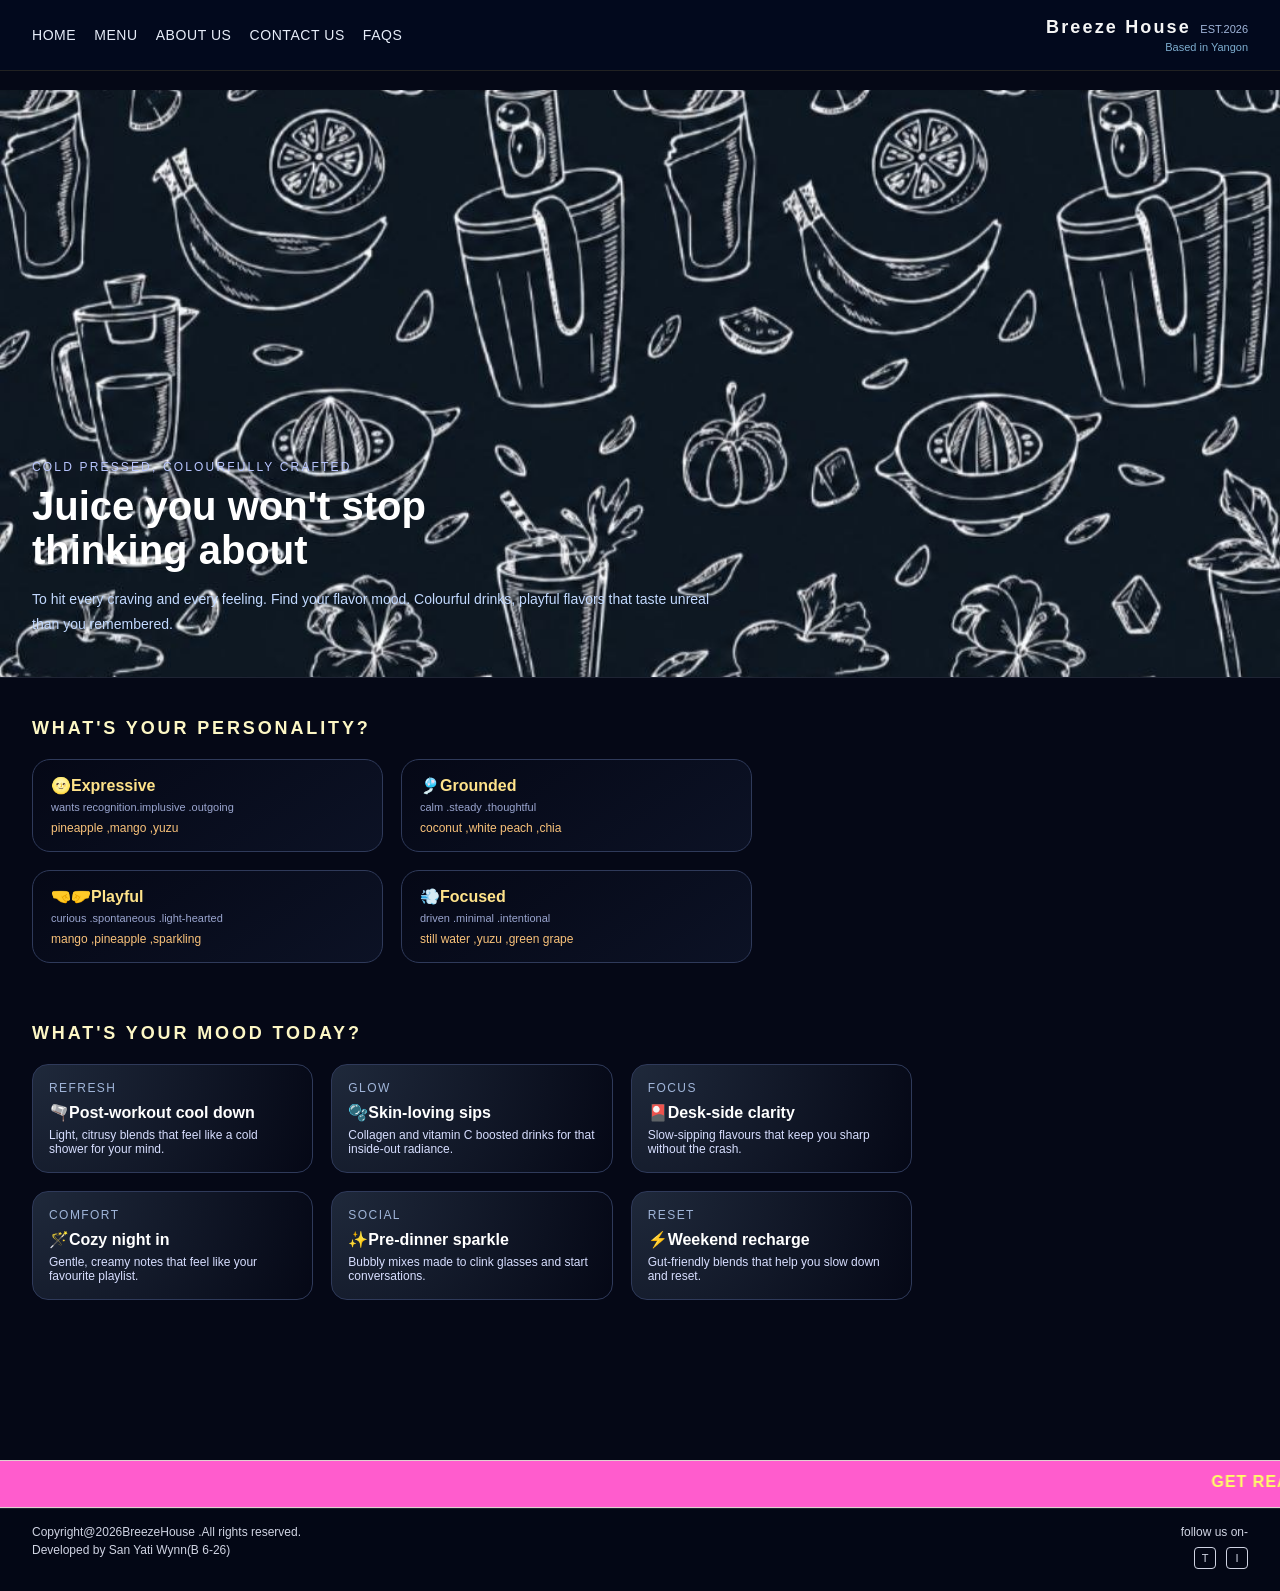
<file: index.html>
<!DOCTYPE html>
<html lang="en">
<head>
  <meta charset="UTF-8">
  <title>Breeze House – Home</title>
  <meta name="viewport" content="width=device-width, initial-scale=1.0">
  <link rel="stylesheet" href="style.css">
</head>
<body>
  <div class="site-wrapper">
    <!-- SECTION: Header -->
    <header class="site-header">
      <nav class="nav-left">
        <a href="index.html">Home</a>
        <a href="menu.html">Menu</a>
        <a href="about.html">About Us</a>
        <a href="Contact us.html">Contact Us</a>
        <a href="faqs.html">FAQs</a>
      </nav>
      <div class="brand-block">
        <div>
          <span class="brand-name">Breeze House</span>
          <span class="brand-meta">EST.2026</span>
        </div>
        <div class="brand-location">Based in Yangon</div>
      </div>
    </header>

    <main class="page-content"> <!--it can only add 1 in 1 pg,use for dominant pary of body-->
      <!-- SECTION: Home Hero -->
      <section class="home-hero"> <!--when content inside has a heading according to content ,and want stand alone as  achapter or block of content.!-->

  

  <img src="Photo/backgroundggg.jpg"
       alt=""
       class="home-background">

  <div class="home-hero-inner">

    <p class="home-tagline">
      COLD PRESSED, COLOURFULLY CRAFTED
    </p>

    <h1 class="home-title">
      Juice you won't stop<br>
      thinking about
    </h1>

    <p class="home-description">
      To hit every craving and every feeling.
      Find your flavor mood. Colourful drinks,
      playful flavors that taste unreal than you remembered.
    </p>

  </div>

</section>
 <!-- SECTION: What's your personality? -->
      <section class="personality-section">
        <h2 class="section-heading">What's your personality?</h2>
        <div class="personality-grid">
          <article class="personality-card">
            <h3 class="personality-title">🌝Expressive</h3>
            <p class="personality-small">wants recognition.implusive .outgoing</p>
            <p class="personality-flavors">pineapple ,mango ,yuzu</p>
          </article>

          <article class="personality-card"><!-- not same as section,use in most of e-commerce,if you took the content inside that,and palce it on  different site,it would retain its meaning.-->
            <h3 class="personality-title">🎐Grounded</h3>
            <p class="personality-small">calm .steady .thoughtful</p>
            <p class="personality-flavors">coconut ,white peach ,chia</p>
          </article>

          <article class="personality-card">
            <h3 class="personality-title">🤜🤛Playful</h3>
            <p class="personality-small">curious .spontaneous .light-hearted</p>
            <p class="personality-flavors">mango ,pineapple ,sparkling</p>
          </article>

          <article class="personality-card">
            <h3 class="personality-title">💨Focused</h3>
            <p class="personality-small">driven .minimal .intentional</p>
            <p class="personality-flavors">still water ,yuzu ,green grape</p>
          </article>
        </div>
      </section>

      <!-- SECTION: What's your mood today? -->
      <section class="mood-section">
        <h2 class="section-heading">What's your mood today?</h2>
        <div class="mood-grid">
          <article class="mood-card">
            <div class="mood-label">refresh</div>
            <h3 class="mood-title">🫗Post-workout cool down</h3>
            <p class="mood-note">
              Light, citrusy blends that feel like a cold shower for your mind.
            </p>
          </article>

          <article class="mood-card">
            <div class="mood-label">glow</div>
            <h3 class="mood-title">🫧Skin-loving sips</h3>
            <p class="mood-note">
              Collagen and vitamin C boosted drinks for that inside-out radiance.
            </p>
          </article>

          <article class="mood-card">
            <div class="mood-label">focus</div>
            <h3 class="mood-title">🎴Desk-side clarity</h3>
            <p class="mood-note">
              Slow-sipping flavours that keep you sharp without the crash.
            </p>
          </article>

          <article class="mood-card">
            <div class="mood-label">comfort</div>
            <h3 class="mood-title">🪄Cozy night in</h3>
            <p class="mood-note">
              Gentle, creamy notes that feel like your favourite playlist.
            </p>
          </article>

          <article class="mood-card">
            <div class="mood-label">social</div>
            <h3 class="mood-title">✨Pre-dinner sparkle</h3>
            <p class="mood-note">
              Bubbly mixes made to clink glasses and start conversations.
            </p>
          </article>

          <article class="mood-card">
            <div class="mood-label">reset</div>
            <h3 class="mood-title">⚡Weekend recharge</h3>
            <p class="mood-note">
              Gut-friendly blends that help you slow down and reset.
            </p>
          </article>
        </div>
      </section>
    </main>

    <!-- SECTION: Marquee -->
    <div class="marquee-strip">
  <marquee behavior="scroll" direction="left" scrollamount="5">
    Get ready to crave, the Breeze House way &bull; Get ready to crave, the Breeze House way&bull;Get ready to crave, the Breeze House way &bull;Get ready to crave, the Breeze House way &bull;Get ready to crave, the Breeze House way &bull;Get ready to crave, the Breeze House way &bull;Get ready to crave, the Breeze House way &bull;Get ready to crave, the Breeze House way 
  </marquee>
</div>

    <!-- SECTION: Footer --><div>
    <footer class="site-footer">
      <div class="footer-left">
        <p>Copyright@2026BreezeHouse .All rights reserved.</p>
        <p>Developed by San Yati Wynn(B 6-26)</p>
      </div>
      <div class="footer-right">
        <p>follow us on-</p>
        <div class="footer-icons">
          <a href="#" class="footer-icon">T</a>
          <a href="#" class="footer-icon">I</a>
        </div>
      </div>
    </div>
    </footer>
  </div>
</body>
</html>
</file>
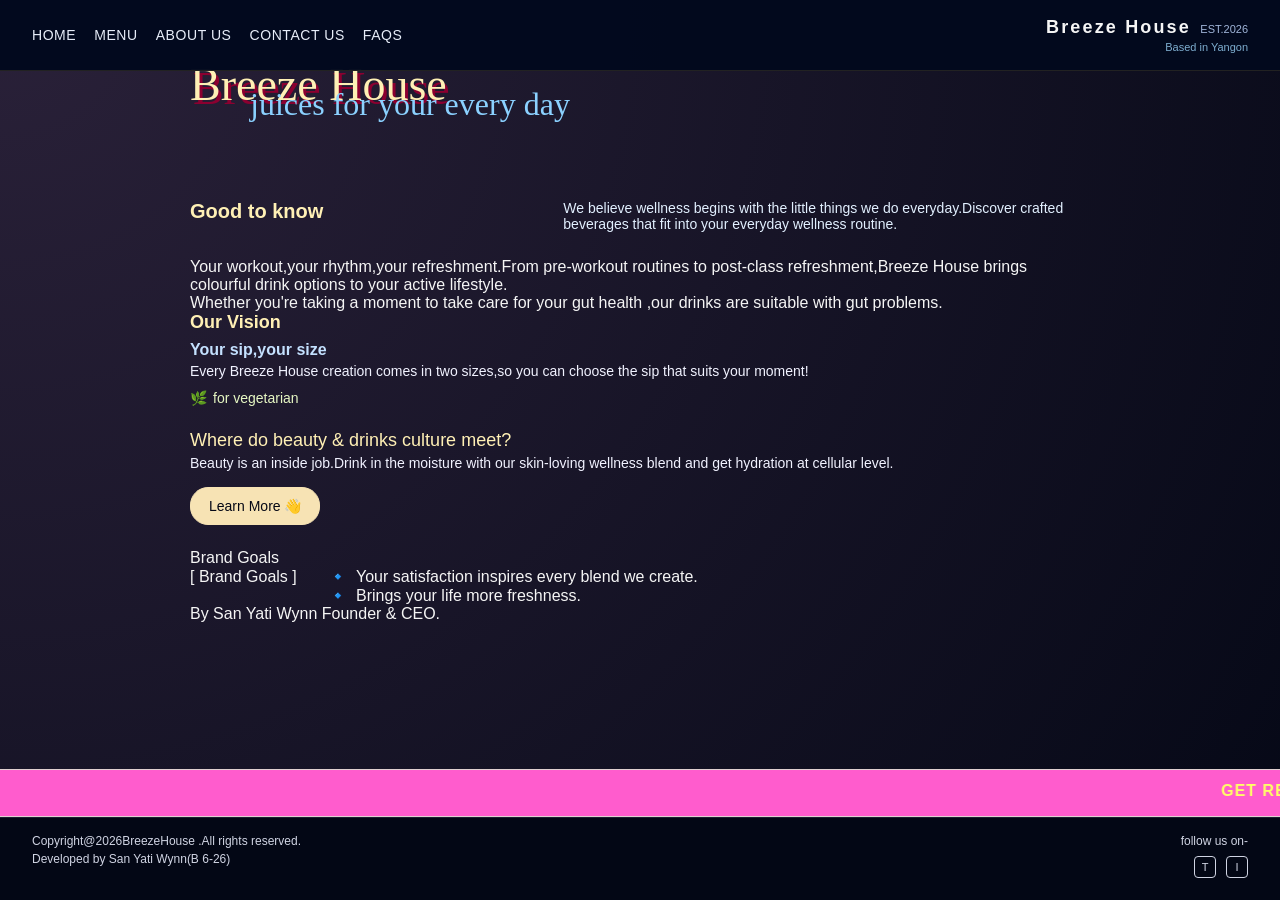
<file: About.html>
<!DOCTYPE html>
<html lang="en">
<head>
  <meta charset="UTF-8">
  <title>Breeze House – About Us</title>
  <meta name="viewport" content="width=device-width, initial-scale=1.0">
  <link rel="stylesheet" href="style.css">
</head>
<body class="about-page">
  <div class="site-wrapper">
    <!-- SECTION: Header -->
    <header class="site-header">
      <nav class="nav-left">
        <a href="index.html">Home</a>
        <a href="menu.html">Menu</a>
        <a href="about.html">About Us</a>
        <a href="Contact us.html">Contact Us</a>
        <a href="faqs.html">FAQs</a>
      </nav>
      <div class="brand-block">
        <div>
          <span class="brand-name">Breeze House</span>
          <span class="brand-meta">EST.2026</span>
        </div>
        <div class="brand-location">Based in Yangon</div>
      </div>
    </header>

    <main class="page-content about-inner">
      <!-- SECTION: Editorial heading -->
      <section class="about-hero-typography">
        <div class="about-hero-main">Breeze House</div>
        <div class="about-hero-script">juices for your every day</div>
      </section>

      <!-- SECTION: Good to know -->
      <section>
        <div class="about-row">
          <div class="about-col-left">
            <div class="about-title-strong">Good to know</div>
          </div>
          <div class="about-col-right">
            <p class="about-subtitle">
              We believe wellness begins with the little things we do everyday.Discover crafted beverages that fit into your everyday wellness routine.
            </p>
          </div>
        </div>

        <div class="about-text-block">
          <p>
            Your workout,your rhythm,your refreshment.From pre-workout routines to post-class refreshment,Breeze House brings colourful drink options to your active lifestyle.
          </p>
        </div>

        <div class="about-text-block">
          <p>
            Whether you're taking a moment to take care for your gut health ,our drinks are suitable with gut problems.
          </p>
        </div>

        <div class="about-text-block">
          <div class="about-vision-title">Our Vision</div>
          <div class="about-vision-subtitle">Your sip,your size</div>
          <p class="about-vision-note">
            Every Breeze House creation comes in two sizes,so you can choose the sip that suits your moment!
          </p>
        </div>

        <div class="veg-row">
          <span>🌿</span>
          <span>for vegetarian</span>
        </div>

        <div class="about-text-block">
          <div class="about-beauty-title">Where do beauty &amp; drinks culture meet?</div>
          <p class="about-beauty-subtitle">
            Beauty is an inside job.Drink in the moisture with our skin-loving wellness blend and get hydration at cellular level.
          </p>
        </div>

        <a href="#" class="about-button">Learn More 👋</a>

        <div class="about-text-block">
  <div class="about-goals-title">Brand Goals</div>
  
  <div class="about-goals-body">
    <!-- First Line -->
    <div class="goal-row">
      <span class="goal-tag">[ Brand Goals ]</span>
      <span class="goal-icon">&#128313;</span>
      <span>Your satisfaction inspires every blend we create.</span>
    </div>

    <!-- Second Line -->
    <div class="goal-row">
      <span class="goal-tag spacer"></span>
      <span class="goal-icon">&#128313;</span>
      <span>Brings your life more freshness.</span>
    </div>

    <!-- CEO Line -->
    <p class="ceo-text">By San Yati Wynn Founder &amp; CEO.</p>
  </div>
</div>
      </section>
    </main>

    <!-- SECTION: Marquee -->
    <div class="marquee-strip">
  <marquee behavior="scroll" direction="left" scrollamount="5">
    Get ready to crave, the Breeze House way &bull; Get ready to crave, the Breeze House way
    &bull; Get ready to crave, the Breeze House way&bull; Get ready to crave, the Breeze House way
    &bull; Get ready to crave, the Breeze House way&bull; Get ready to crave, the Breeze House way
    &bull; Get ready to crave, the Breeze House way&bull; Get ready to crave, the Breeze House way
  </marquee>
</div>

    <!-- SECTION: Footer -->
    <footer class="site-footer">
      <div class="footer-left">
        <p>Copyright@2026BreezeHouse .All rights reserved.</p>
        <p>Developed by San Yati Wynn(B 6-26)</p>
      </div>
      <div class="footer-right">
        <p>follow us on-</p>
        <div class="footer-icons">
          <a href="#" class="footer-icon">T</a>
          <a href="#" class="footer-icon">I</a>
        </div>
      </div>
    </footer>
  </div>
</body>
</html>
</file>
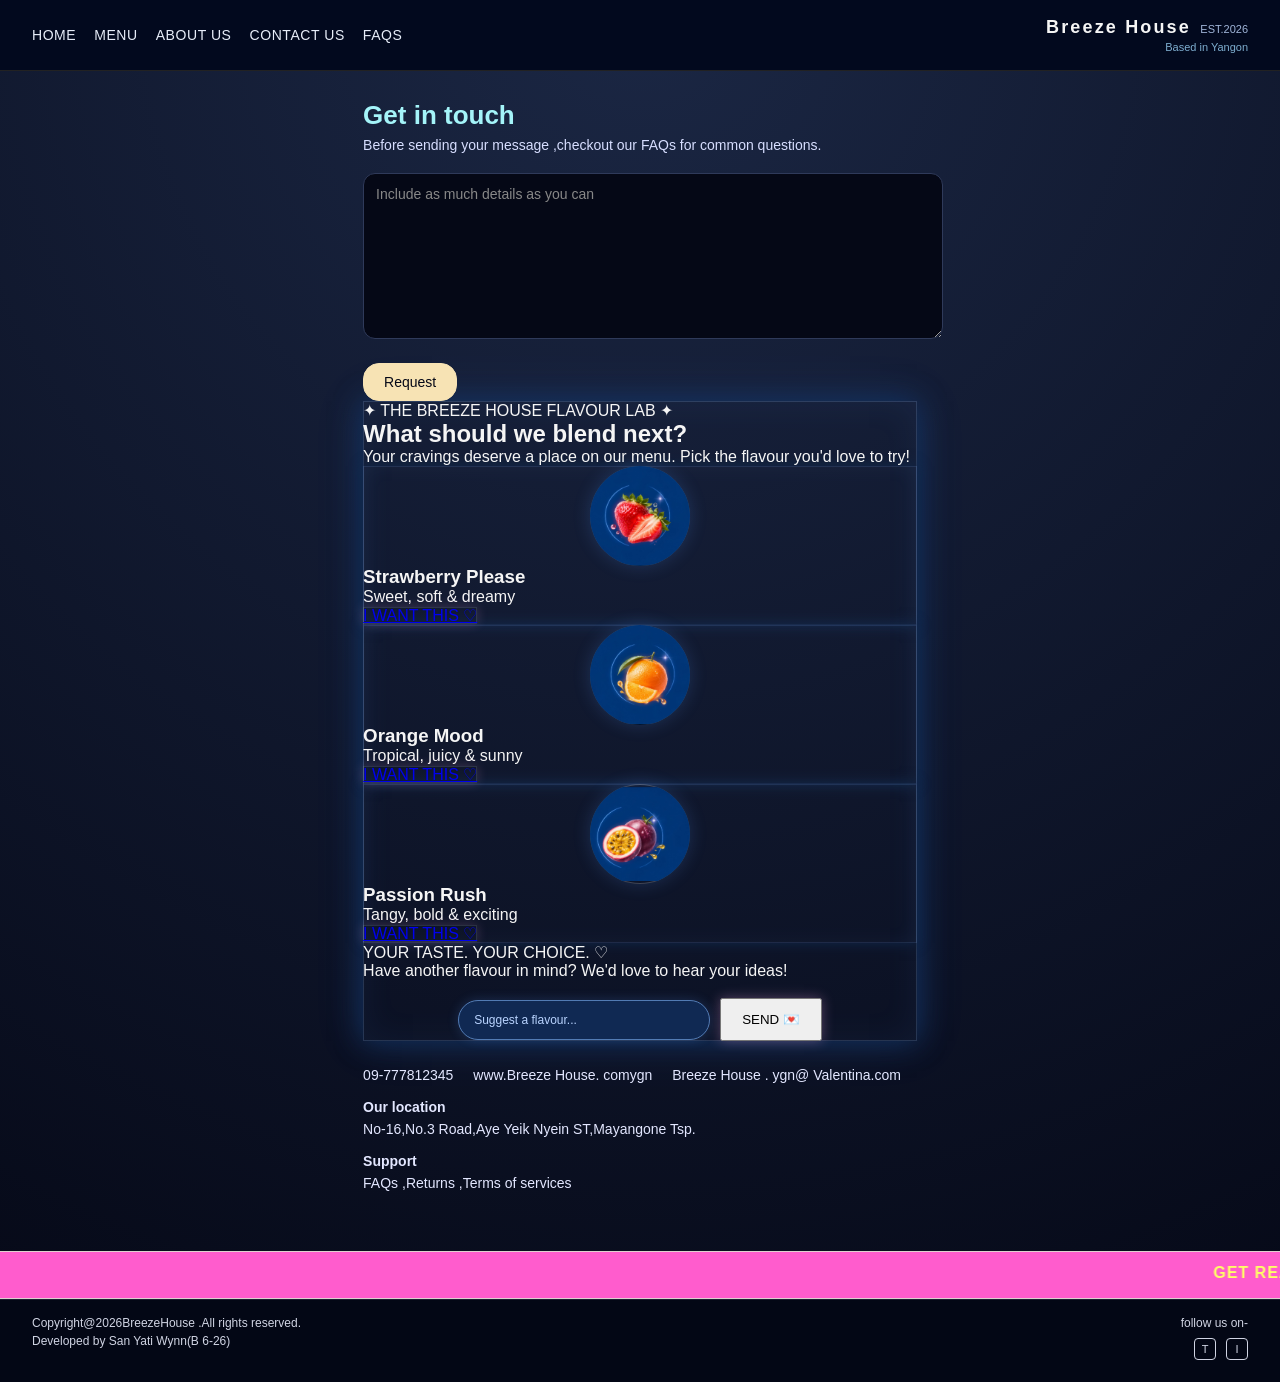
<file: Contact us.html>
<!DOCTYPE html>
<html lang="en">
<head>
  <meta charset="UTF-8">
  <title>Breeze House – Contact Us</title>
  <meta name="viewport" content="width=device-width, initial-scale=1.0">
  <link rel="stylesheet" href="style.css">
</head>
<body class="contact-page">
  <div class="site-wrapper">
    <!-- SECTION: Header -->
    <header class="site-header">
      <nav class="nav-left">
        <a href="index.html">Home</a>
        <a href="menu.html">Menu</a>
        <a href="about.html">About Us</a>
        <a href="Contact us.html">Contact Us</a>
        <a href="faqs.html">FAQs</a>
      </nav>
      <div class="brand-block">
        <div>
          <span class="brand-name">Breeze House</span>
          <span class="brand-meta">EST.2026</span>
        </div>
        <div class="brand-location">Based in Yangon</div>
      </div>
    </header>

    <main class="page-content contact-inner">
      <!-- SECTION: Contact -->
      <section>
        <h1 class="contact-title" >Get in touch</h1>
        <p class="contact-subtitle">Before sending your message ,checkout our FAQs for common questions.</p>

        <form>
          <div class="contact-form-group">
            <textarea class="contact-textarea" placeholder="Include as much details as you can"></textarea>
          </div>
          <button type="submit" class="contact-button">Request</button>
        </form><section class="flavour-section">

  <p class="flavour-tag">✦ THE BREEZE HOUSE FLAVOUR LAB ✦</p>

  <h2>What should we <span>blend next?</span></h2>

  <p class="flavour-intro">
    Your cravings deserve a place on our menu.
    Pick the flavour you'd love to try!
  </p>

  <div class="fruit-menu">

    <div class="fruit-card">
      <img src="Photo/swagberry.jpg" >

      <h3>Strawberry Please</h3>

      <p>Sweet, soft & dreamy</p>

      <a href="#contact" class="fruit-link">I WANT THIS ♡</a>
    </div>

    <div class="fruit-card">
      <img src="Photo/Awwrange.jpg" >

      <h3>Orange Mood</h3>

      <p>Tropical, juicy & sunny</p>

      <a href="#contact" class="fruit-link">I WANT THIS ♡</a>
    </div>

    <div class="fruit-card">
      <img src="Photo/not obession.jpg" >

      <h3>Passion Rush</h3>

      <p>Tangy, bold & exciting</p>

      <a href="#contact" class="fruit-link">I WANT THIS ♡</a>
    </div>

  </div>

  <div class="flavour-message" id="contact">

  <p class="message-title">YOUR TASTE. YOUR CHOICE. ♡</p>

  <p>
    Have another flavour in mind?
    We'd love to hear your ideas!
  </p>

  <form class="flavour-form" >
    <input
      type="text"
      name="flavour"
      placeholder="Suggest a flavour..."
      aria-label="Suggest a flavour"
    >

    <button type="submit" class="suggest-button">
      SEND 💌
    </button>
  </form>

</div>

</section>

        <div class="contact-info-block">
          <div class="contact-info-line">
            <span>09-777812345</span>
            <span>www.Breeze House. comygn</span>
            <span>Breeze House . ygn@ Valentina.com</span>
          </div>

          <div class="contact-subheading">Our location</div>
          <div>No-16,No.3 Road,Aye Yeik Nyein ST,Mayangone Tsp.</div>

          <div class="contact-subheading">Support</div>
          <div>FAQs ,Returns ,Terms of services</div>
        </div>
      </section>
    </main>

    <!-- SECTION: Marquee -->
    <div class="marquee-strip">
  <marquee behavior="scroll" direction="left" scrollamount="5">
    Get ready to crave, the Breeze House way &bull; Get ready to crave, the Breeze House way&bull;Get ready to crave, the Breeze House way &bull;Get ready to crave, the Breeze House way &bull;Get ready to crave, the Breeze House way &bull;Get ready to crave, the Breeze House way &bull;Get ready to crave, the Breeze House way &bull;Get ready to crave, the Breeze House way 
  </marquee>
</div>

    <!-- SECTION: Footer -->
    <footer class="site-footer">
      <div class="footer-left">
        <p>Copyright@2026BreezeHouse .All rights reserved.</p>
        <p>Developed by San Yati Wynn(B 6-26)</p>
      </div>
      <div class="footer-right">
        <p>follow us on-</p>
        <div class="footer-icons">
          <a href="#" class="footer-icon">T</a>
          <a href="#" class="footer-icon">I</a>
        </div>
      </div>
    </footer>
  </div>
</body>
</html>
</file>
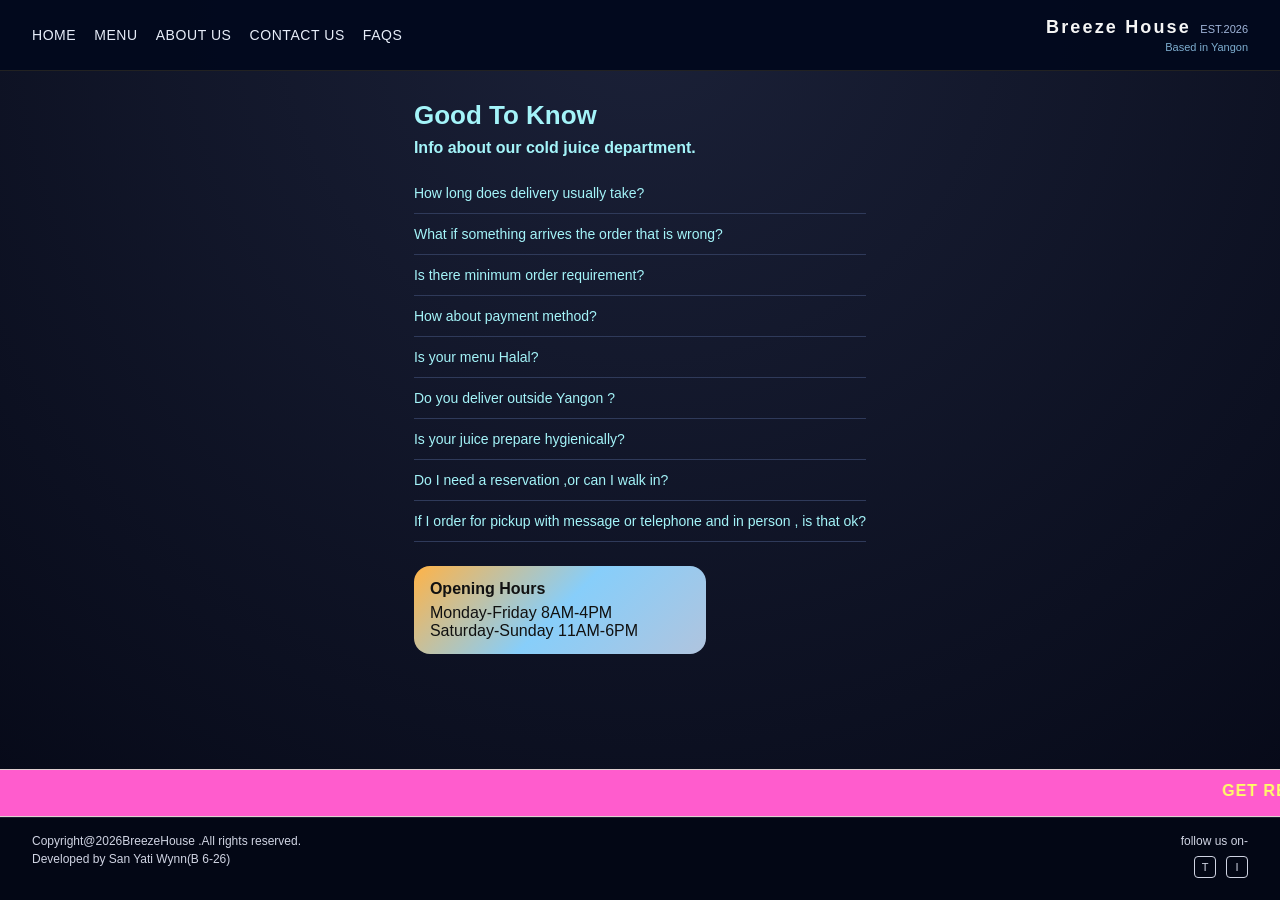
<file: faqs.html>
<!DOCTYPE html>
<html lang="en">
<head>
  <meta charset="UTF-8">
  <title>Breeze House – FAQs</title>
  <meta name="viewport" content="width=device-width, initial-scale=1.0">
  <link rel="stylesheet" href="style.css">
</head>
<body class="faq-page">
  <div class="site-wrapper">
    <!-- SECTION: Header -->
    <header class="site-header">
      <nav class="nav-left">
        <a href="index.html">Home</a>
        <a href="menu.html">Menu</a>
        <a href="about.html">About Us</a>
        <a href="Contact us.html">Contact Us</a>
        <a href="faqs.html">FAQs</a>
      </nav>
      <div class="brand-block">
        <div>
          <span class="brand-name">Breeze House</span>
          <span class="brand-meta">EST.2026</span>
        </div>
        <div class="brand-location">Based in Yangon</div>
      </div>
    </header>

    <main class="page-content faq-inner">
      <!-- SECTION: FAQs -->
      <section>
        <h1 class="faq-main-title">Good To Know</h1>
        <p class="faq-subtitle">Info about our cold juice department.</p>

        <div class="faq-item">
          <details>
            <summary class="faq-summary">How long does delivery usually take?</summary> <!--comes with details-->
            <div class="faq-answer">Most orders arrive within 20-25 minutes depending on distance.</div>
          </details>
        </div>

        <div class="faq-item">
          <details>
            <summary class="faq-summary">What if something arrives the order that is wrong?</summary>
            <div class="faq-answer">You can choose return your pay or make another juice in free.</div>
          </details>
        </div>

        <div class="faq-item">
          <details>
            <summary class="faq-summary">Is there minimum order requirement?</summary>
            <div class="faq-answer">Choose at least 3 ingredients to add in base.</div>
          </details>
        </div>

        <div class="faq-item">
          <details>
            <summary class="faq-summary">How about payment method?</summary>
            <div class="faq-answer">We accept cash ,banking with K pay, AYA pay, CB pay, visa, truemoney,wavemoney and MOB.</div>
          </details>
        </div>

        <div class="faq-item">
          <details>
            <summary class="faq-summary">Is your menu Halal?</summary>
            <div class="faq-answer">Everything we offers are Halal.</div>
          </details>
        </div>

        <div class="faq-item">
          <details>
            <summary class="faq-summary">Do you deliver outside Yangon ?</summary>
            <div class="faq-answer">No_Because we prioritize on freshness.</div>
          </details>
        </div>

        <div class="faq-item">
          <details>
            <summary class="faq-summary">Is your juice prepare hygienically?</summary>
            <div class="faq-answer">We value on food safety and only make with ethical ingredients.</div>
          </details>
        </div>

        <div class="faq-item">
          <details>
            <summary class="faq-summary">Do I need a reservation ,or can I walk in?</summary>
            <div class="faq-answer">Walk-ins are welcome,but it's best to reserve in advance.</div>
          </details>
        </div>

        <div class="faq-item">
          <details>
            <summary class="faq-summary">If I order for pickup with message or telephone and in person , is that ok?</summary>
            <div class="faq-answer">Of course ! _ You can have a easy pickup and skip the line.</div>
          </details>
        </div>

        <div class="hours-box">
          <div class="hours-title">Opening Hours</div>
          <div>Monday-Friday 8AM-4PM</div>
          <div>Saturday-Sunday 11AM-6PM</div>
        </div>
      </section>
    </main>

    <!-- SECTION: Marquee -->
    <div class="marquee-strip">
  <marquee behavior="scroll" direction="left" scrollamount="5">
    Get ready to crave, the Breeze House way &bull; Get ready to crave, the Breeze House way &bull;Get ready to crave, the Breeze House way &bull;Get ready to crave, the Breeze House way &bull;Get ready to crave, the Breeze House way &bull;Get ready to crave, the Breeze House way &bull;Get ready to crave, the Breeze House way &bull;Get ready to crave, the Breeze House way 
  </marquee>
</div>

    <!-- SECTION: Footer -->
    <footer class="site-footer">
      <div class="footer-left">
        <p>Copyright@2026BreezeHouse .All rights reserved.</p>
        <p>Developed by San Yati Wynn(B 6-26)</p>
      </div>
      <div class="footer-right">
        <p>follow us on-</p>
        <div class="footer-icons">
          <a href="#" class="footer-icon">T</a>
          <a href="#" class="footer-icon">I</a>
        </div>
      </div>
    </footer>
  </div>
</body>
</html>
</file>
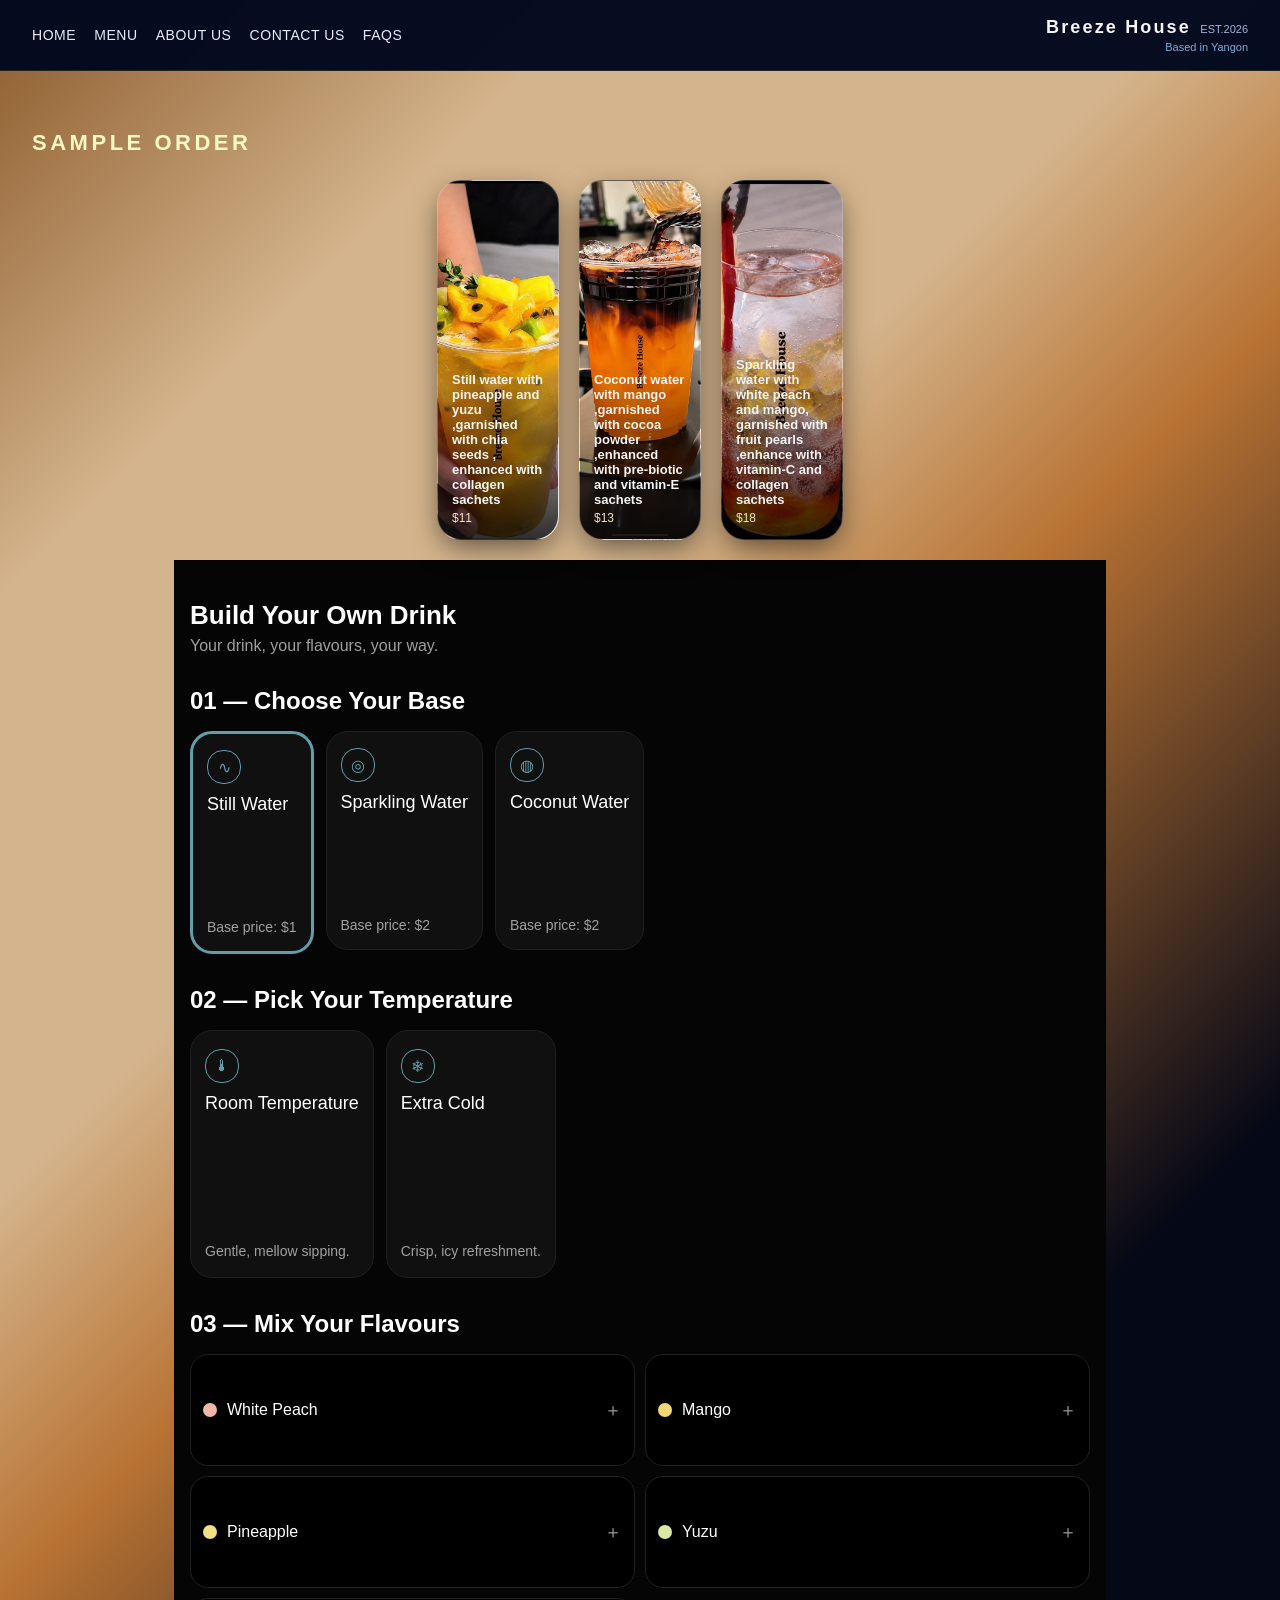
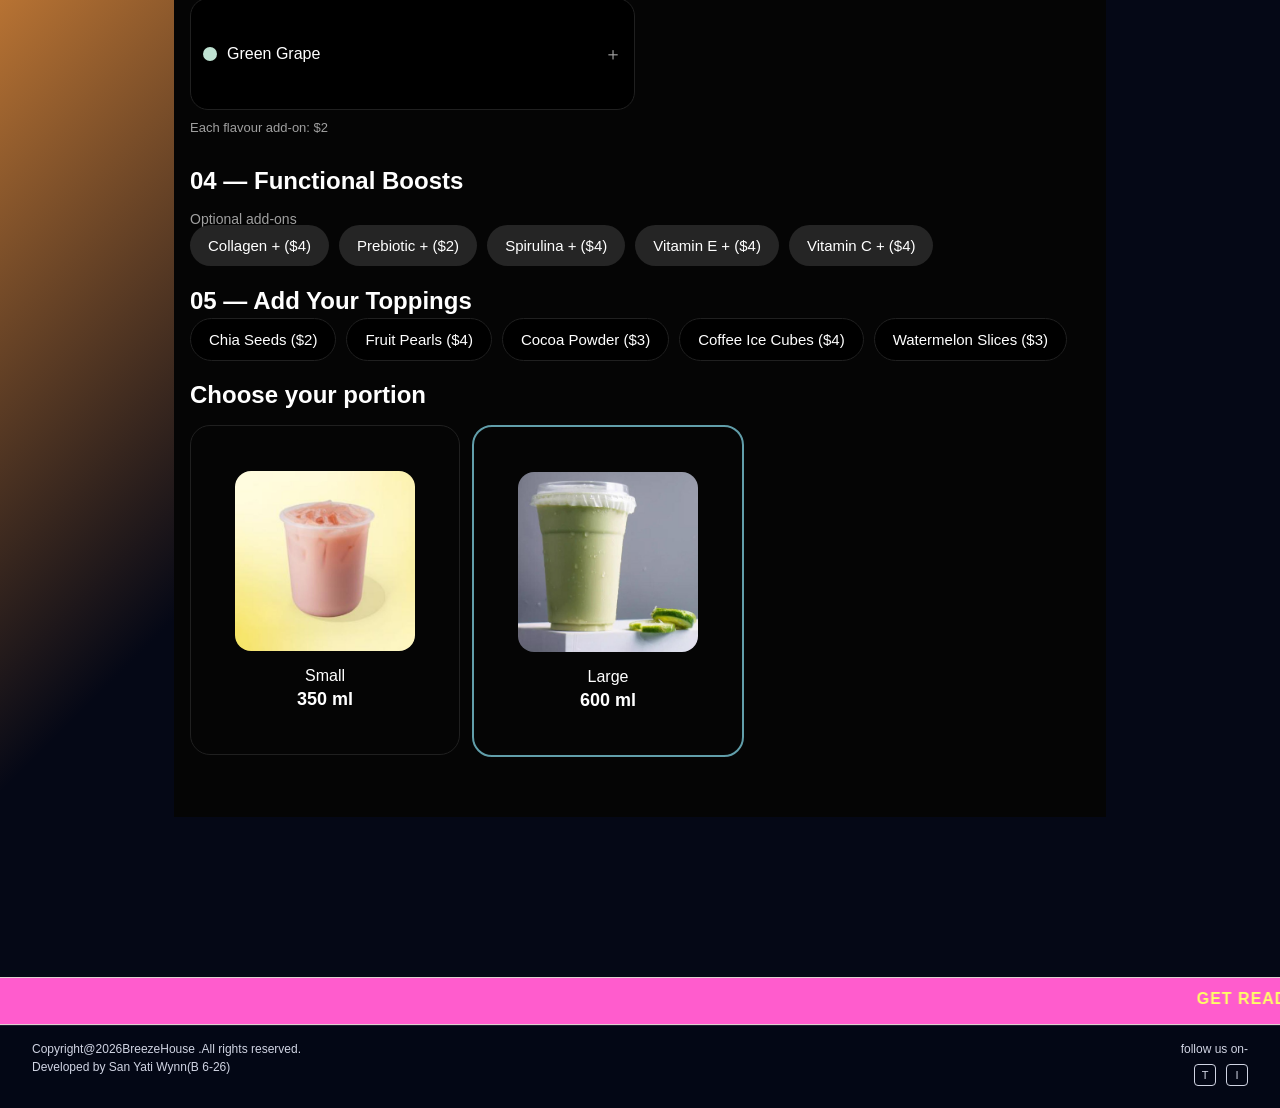
<file: Menu.html>
<!DOCTYPE html>
<html lang="en">
<head>
  <meta charset="UTF-8">
  <title>Breeze House – Menu</title>
  <meta name="viewport" content="width=device-width, initial-scale=1.0">
  <link rel="stylesheet" href="style.css">
</head>
<body class="menu-page">
  <div class="site-wrapper">
    <!-- SECTION: Header -->
    <header class="site-header">
      <nav class="nav-left">
        <a href="index.html">Home</a>
        <a href="menu.html">Menu</a>
        <a href="about.html">About Us</a>
        <a href="Contact us.html">Contact Us</a>
        <a href="faqs.html">FAQs</a>
      </nav>
      <div class="brand-block">
        <div>
          <span class="brand-name">Breeze House</span>
          <span class="brand-meta">EST.2026</span>
        </div>
        <div class="brand-location">Based in Yangon</div>
      </div>
    </header>

    <main class="page-content">
      <!-- SECTION: Sample Order -->
      <section class="menu-sample">
        <h1 class="menu-heading">Sample Order</h1>
        <div class="wrapper">
          <div class="menu-container">
            <label class="menu-card" style="background-image:url('Photo/juice1.jpg');">
              <div class="menu-card-inner">
                <div class="menu-item-name">
                  Still water with pineapple and yuzu ,garnished with chia seeds , enhanced with collagen sachets
                </div>
                <div class="menu-item-price">$11</div>
              </div>
            </label>

            <label class="menu-card" style="background-image:url('Photo/juice2.jpg');">
              <div class="menu-card-inner">
                <div class="menu-item-name">
                  Coconut water with mango ,garnished with cocoa powder ,enhanced with pre-biotic and vitamin-E sachets
                </div>
                <div class="menu-item-price">$13</div>
              </div>
            </label>

            <label class="menu-card" style="background-image:url('Photo/juice3.jpg');">
              <div class="menu-card-inner">
                <div class="menu-item-name">
                  Sparkling water with white peach and mango, garnished with fruit pearls ,enhance with vitamin-C and collagen sachets
                </div>
                <div class="menu-item-price">$18</div>
              </div>
            </label>
          </div>
        </div>
      </section>

      <!-- SECTION: Build Your Own Drink -->
      <section class="build-section">
        <div class="build-header">
          <h2 class="build-title">Build Your Own Drink</h2>
          <p class="build-subtitle">Your drink, your flavours, your way.</p>
        </div>

        <!-- 01 - Base -->
        <div class="build-block">
          <h3 class="build-block-title">01 — Choose Your Base</h3>
          <div class="build-base-row">
            <div class="build-option">
              <input class="build-input" type="radio" name="base" id="base-still" checked>
              <label for="base-still" class="build-card">
                <div>
                  <div class="build-icon">∿</div>
                  <div class="build-label-main">Still Water</div>
                </div>
                <div class="build-price">Base price: $1</div>
              </label>
            </div>

            <div class="build-option">
              <input class="build-input" type="radio" name="base" id="base-sparkling">
              <label for="base-sparkling" class="build-card">
                <div>
                  <div class="build-icon">◎</div>
                  <div class="build-label-main">Sparkling Water</div>
                </div>
                <div class="build-price">Base price: $2</div>
              </label>
            </div>

            <div class="build-option">
              <input class="build-input" type="radio" name="base" id="base-coconut">
              <label for="base-coconut" class="build-card">
                <div>
                  <div class="build-icon">◍</div>
                  <div class="build-label-main">Coconut Water</div>
                </div>
                <div class="build-price">Base price: $2</div>
              </label>
            </div>
          </div>
        </div>

        <!-- 02 - Temperature -->
        <div class="build-block">
          <h3 class="build-block-title">02 — Pick Your Temperature</h3>
          <div class="build-temp-row">
            <div class="build-option">
              <input class="build-input" type="radio" name="temp" id="temp-room" >
              <label for="temp-room" class="build-card-tall">
                <div>
                  <div class="build-icon">🌡</div>
                  <div class="build-label-main">Room Temperature</div>
                </div>
                <div class="build-price">Gentle, mellow sipping.</div>
              </label>
            </div>

            <div class="build-option">
              <input class="build-input" type="radio" name="temp" id="temp-cold">
              <label for="temp-cold" class="build-card-tall">
                <div>
                  <div class="build-icon">❄</div>
                  <div class="build-label-main">Extra Cold</div>
                </div>
                <div class="build-price">Crisp, icy refreshment.</div>
              </label>
            </div>
          </div>
        </div>

        <!-- 03 - Flavours -->
        <div class="build-block">
          <h3 class="build-block-title">03 — Mix Your Flavours</h3>
          <div class="flavour-grid">
            <div class="build-option">
              <input class="build-input" type="checkbox" id="flavour-white-peach">
              <label for="flavour-white-peach" class="flavour-card">
                <div class="flavour-left">
                  <span class="flavour-dot" style="background-color:#F3B7A8;"></span>
                  <span class="flavour-name">White Peach</span>
                </div>
                <div class="flavour-plus">＋</div>
              </label>
            </div>

            <div class="build-option">
              <input class="build-input" type="checkbox" id="flavour-mango">
              <label for="flavour-mango" class="flavour-card">
                <div class="flavour-left">
                  <span class="flavour-dot" style="background-color:#F3D875;"></span>
                  <span class="flavour-name">Mango</span>
                </div>
                <div class="flavour-plus">＋</div>
              </label>
            </div>

            <div class="build-option">
              <input class="build-input" type="checkbox" id="flavour-pineapple">
              <label for="flavour-pineapple" class="flavour-card">
                <div class="flavour-left">
                  <span class="flavour-dot" style="background-color:#F2DF86;"></span>
                  <span class="flavour-name">Pineapple</span>
                </div>
                <div class="flavour-plus">＋</div>
              </label>
            </div>

            <div class="build-option">
              <input class="build-input" type="checkbox" id="flavour-yuzu">
              <label for="flavour-yuzu" class="flavour-card">
                <div class="flavour-left">
                  <span class="flavour-dot" style="background-color:#DCE9A4;"></span>
                  <span class="flavour-name">Yuzu</span>
                </div>
                <div class="flavour-plus">＋</div>
              </label>
            </div>

            <div class="build-option">
              <input class="build-input" type="checkbox" id="flavour-green-grape">
              <label for="flavour-green-grape" class="flavour-card">
                <div class="flavour-left">
                  <span class="flavour-dot" style="background-color:#BFE2D2;"></span>
                  <span class="flavour-name">Green Grape</span>
                </div>
                <div class="flavour-plus">＋</div>
              </label>
            </div>

            <div></div>
          </div>
         <!-- in line css--> <p style="margin-top:10px;font-size:13px;color:#a0a0a0;">Each flavour add-on: $2</p>
        </div>

        <!-- 04 - Boosts -->
        <div class="build-block">
          <h3 class="build-block-title">04 — Functional Boosts</h3>
          <p style="font-size:14px;color:#a0a0a0;">Optional add-ons</p>
          <div class="boost-row">
            <div class="build-option">
              <input class="build-input" type="checkbox" id="boost-collagen">
              <label for="boost-collagen" class="boost-pill">Collagen + ($4)</label>
            </div>
            <div class="build-option">
              <input class="build-input" type="checkbox" id="boost-prebiotic">
              <label for="boost-prebiotic" class="boost-pill">Prebiotic + ($2)</label>
            </div>
            <div class="build-option">
              <input class="build-input" type="checkbox" id="boost-spirulina">
              <label for="boost-spirulina" class="boost-pill">Spirulina + ($4)</label>
            </div>
            <div class="build-option">
              <input class="build-input" type="checkbox" id="boost-vitamin-e">
              <label for="boost-vitamin-e" class="boost-pill">Vitamin E + ($4)</label>
            </div>
            <div class="build-option">
              <input class="build-input" type="checkbox" id="boost-vitamin-c">
              <label for="boost-vitamin-c" class="boost-pill">Vitamin C + ($4)</label>
            </div>
          </div>
        </div>

        <!-- 05 - Toppings -->
        <div class="build-block">
          <h3 class="build-block-title">05 — Add Your Toppings</h3>
          <div class="topping-row">
            <div class="build-option">
              <input class="build-input" type="checkbox" id="topping-chia">
              <label for="topping-chia" class="topping-pill">Chia Seeds ($2)</label>
            </div>
            <div class="build-option">
              <input class="build-input" type="checkbox" id="topping-fruit-pearls">
              <label for="topping-fruit-pearls" class="topping-pill">Fruit Pearls ($4)</label>
            </div>
            <div class="build-option">
              <input class="build-input" type="checkbox" id="topping-cocoa">
              <label for="topping-cocoa" class="topping-pill">Cocoa Powder ($3)</label>
            </div>
            <div class="build-option">
              <input class="build-input" type="checkbox" id="topping-coffee-ice">
              <label for="topping-coffee-ice" class="topping-pill">Coffee Ice Cubes ($4)</label>
            </div>
            <div class="build-option">
              <input class="build-input" type="checkbox" id="topping-watermelon">
              <label for="topping-watermelon" class="topping-pill">Watermelon Slices ($3)</label>
            </div>
          </div>
        </div>

        
        <!-- Choose portion -->
<div class="build-block">
    <h3 class="build-block-title">Choose your portion</h3>
    <div class="portion-row">
        <div class="build-option">
          <input class="build-input" type="radio" name="portion" id="portion-small" checked>
          <label for="portion-small" class="portion-box">
            <img src="Photo/minipizzy.jpg" class="portion-img" alt="Small Juice">
                <div class="portion-label">Small</div>
                <div class="portion-size">350 ml</div>
            </label>
        </div>
        <div class="build-option">
            <input class="build-input" type="radio" name="portion" id="portion-small" checked>
          <label for="portion-small" class="portion-box">
            <img src="Photo/big.jpg" class="portion-img" alt="Big Juice">
                <div class="portion-label">Large</div>
                <div class="portion-size">600 ml</div>
            </label>
        </div>
    </div>
</div>
      </section>
    </main>

    <!-- SECTION: Marquee -->
    <div class="marquee-strip">
  <marquee behavior="scroll" direction="left" scrollamount="5">
    Get ready to crave, the Breeze House way &bull; Get ready to crave, the Breeze House way&bull;Get ready to crave, the Breeze House way &bull;Get ready to crave, the Breeze House way &bull;Get ready to crave, the Breeze House way &bull;Get ready to crave, the Breeze House way &bull;Get ready to crave, the Breeze House way &bull;Get ready to crave, the Breeze House way 
  </marquee>
</div>
    

    <!-- SECTION: Footer -->
    <footer class="site-footer">
      <div class="footer-left">
        <p>Copyright@2026BreezeHouse .All rights reserved.</p>
        <p>Developed by San Yati Wynn(B 6-26)</p>
      </div>
      <div class="footer-right">
        <p>follow us on-</p>
        <div class="footer-icons">
          <a href="#" class="footer-icon">T</a>
          <a href="#" class="footer-icon">I</a><!--like keeps you on same floor,while you are still building the rest of website hallway-->
        </div>
      </div>
    </footer>
  </div>
</body>
</html>
</file>
<file: style.css>
* {
  margin: 0;
  padding: 0;
}

body {
  font-family: Arial, Helvetica, sans-serif;
  background-color: #050816;
  color: #f5f5f5;
}

.site-wrapper {
  min-height: 100vh; 
  display: flex;
  flex-direction: column;
}

main {
  flex: 1 0 auto;
}

/* SECTION: Header */
.site-header {
  position: fixed;
  top: 0;
  left: 0;
  right: 0;
  height: 70px;
  background-color: rgba(3, 10, 30, 0.98);
  border-bottom: 1px solid #222;
  display: flex;
  align-items: center;
  justify-content: space-between;
  padding: 0 32px;
  z-index: 50;
}

.nav-left {
  display: flex;
  gap: 18px;
}

.nav-left a {
  text-decoration: none;
  color: #e7edf9;
  font-size: 14px;
  letter-spacing: 0.04em;
  text-transform: uppercase;
}.marquee-strip {
  width: 100%;
  overflow: hidden;
  white-space: nowrap; //all text to stay on a single horrizontal line without wrapping
  background-color: ##ff5ccd;
  padding: 12px 0;
}

.nav-left a:hover {
  color: #ffdd70;
}

.brand-block {
  text-align: right;
  font-size: 12px;
  line-height: 1.3;
}

.brand-name {
  font-weight: bold;
  font-size: 18px;
  letter-spacing: 0.12em; 
}

.brand-meta {
  display: inline-block;
  margin-left: 6px;
  font-size: 11px;
  color: #a0b5d9;
}

.brand-location {
  color: #7eaed0;
  font-size: 11px;
}

.page-content {
  padding-top: 90px;
  padding-bottom: 120px;
}

/* SECTION: Marquee */
.marquee-strip {
  width: 100%;
  background-color: #ff5ccd; 
  padding: 12px 0;
  border-top: 1px solid #e0d0d0;
  border-bottom: 1px solid #e0d0d0;
}

.marquee-strip marquee {
  font-size: 1rem;
  font-weight: 600;
  letter-spacing: 1px;
  color: #ffff66;
  text-transform: uppercase;
}

.marquee-inner {
  padding-left: 32px;
  font-size: 14px;
  letter-spacing: 0.18em;
  text-transform: uppercase;
  color: #f5e6b3;
}

/* SECTION: Footer */
.site-footer {
  flex-shrink: 0;
  background-color: #030715;
  border-top: 1px solid #1b2030;
  padding: 16px 32px 22px 32px;
  display: flex;
  align-items: flex-start;
  justify-content: space-between;
  color: #d0d4e3;
  font-size: 12px;
}

.footer-left p {
  margin-bottom: 4px;
}

.footer-right {
  text-align: right;
}

.footer-right p {
  margin-bottom: 8px;
}

.footer-icons {
  display: flex;
  justify-content: flex-end;
  gap: 10px;
}

.footer-icon {
  width: 20px;
  height: 20px;
  border-radius: 4px;
  border: 1px solid #d0d4e3;
  display: flex;
  align-items: center;
  justify-content: center;
  font-size: 11px;
  color: #d0d4e3;
  text-decoration: none;
}

.footer-icon:hover {
  border-color: #ffdd70;
  color: #ffdd70;
}

/* HOME PAGE */


.home-tagline {
  color: #b9c6ff;
  font-size: 12px;
  letter-spacing: 0.18em;
  margin-bottom: 10px;
}

.home-title {
  color: white;
  font-size: 40px;
  margin: 0 0 15px;
}

.home-description {
  color: #c2d9ff;
  font-size: 14px;
  line-height: 1.8;
}
.home-hero {
  position: relative;
  display: flex;
  flex-direction: column;
  padding: 0;
  gap: 0;
  background-color: #050816;
  border-bottom: 1px solid #1f2434;
  overflow: hidden;
}

.home-background {
  position: absolute;
  width: 100%;
  height: 100%;
  top: 0;
  left: 0;
  object-fit: cover;
  object-position: center;
  z-index: 0;
}

.home-hero-inner {
  position: relative;
  z-index: 1;
  max-width: 700px;
  padding: 370px 32px 40px 32px;
  background-color: transparent;
}

.home-tagline {
  color: #b9c6ff;
  font-size: 12px;
  letter-spacing: 0.18em;
  margin-bottom: 10px;
}

.home-title {
  color: white;
  font-size: 40px;
  margin: 0 0 15px;
}

.home-description {
  color: #c2d9ff;
  font-size: 14px;
  line-height: 1.8;
}

@media (max-width: 600px) {
  .home-hero-inner {
    padding: 250px 20px 30px 20px;
  }

  .home-title {
    font-size: 30px;
  }
}

.home-tagline {
  text-transform: uppercase;
  letter-spacing: 0.18em;
  font-size: 12px;
  color: #b9c6ff;
  margin-bottom: 10px;
}

.home-title {
  font-size: 40px;
  line-height: 1.1;
  max-width: 520px;
  color: #ffffff;
}

.home-intro {
  margin-top: 18px;
  max-width: 520px;
  font-size: 14px;
  line-height: 1.7;
  color: #d7deff;
}

.personality-section {
  padding: 40px 32px 28px 32px;
  background-color: #050816;
}

.section-heading {
  font-size: 18px;
  letter-spacing: 0.16em;
  text-transform: uppercase;
  color: #fdf7c5;
  margin-bottom: 20px;
}

.personality-grid {
  display: grid;
  grid-template-columns: repeat(2, minmax(0, 1fr));
  gap: 18px;
  max-width: 720px;
}

.personality-card {
  border: 1px solid #2f3a5a;
  border-radius: 18px;
  padding: 16px 18px;
  background: linear-gradient(145deg, #050816, #0c1225);
}

.personality-title {
  font-size: 16px;
  font-weight: bold;
  margin-bottom: 6px;
  color: #ffe38a;
}

.personality-small {
  font-size: 11px;
  color: #9aa5cf;
  margin-bottom: 8px;
}

.personality-flavors {
  font-size: 12px;
  color: #f9c27a;
}

.mood-section {
  padding: 32px 32px 40px 32px;
  background-color: #050816;
}

.mood-grid {
  display: grid;
  grid-template-columns: repeat(3, minmax(0, 1fr));
  gap: 18px;
  max-width: 880px;
}

.mood-card {
  border-radius: 16px;
  border: 1px solid #2f3a5a;
  padding: 16px;
  background: radial-gradient(circle at top left, #1f293b, #050816);
}

.mood-label {
  font-size: 12px;
  color: #a0b5d9;
  text-transform: uppercase;
  letter-spacing: 0.12em;
  margin-bottom: 8px;
}

.mood-title {
  font-size: 16px;
  color: #ffffff;
  margin-bottom: 6px;
}

.mood-note {
  font-size: 12px;
  color: #d7deff;
}

/* MENU PAGE BACKGROUND */
.menu-page {
  background: linear-gradient(
    135deg,
    #8b5a2b 0%,
    #d4b48c 15%,
    #d4b48c 30%,
    #b87333 40%,
    #050816 60%,
    #050816 100%
  );
}

.menu-sample {
  padding: 40px 32px 20px 32px;
}

.menu-heading {
  font-size: 22px;
  letter-spacing: 0.16em;
  text-transform: uppercase;
  color: #fdf7c5;
  margin-bottom: 24px;
}

.wrapper {
  width: 100%;
  display: flex;
  align-items: center;
  justify-content: center;
}

.menu-container {
  height: 360px;
  display: flex;
  flex-wrap: nowrap;
  justify-content: flex-start;
}

.menu-card {
  width: 120px;
  border-radius: 24px;
  background-size: cover;
  background-position: center;
  cursor: pointer;
  overflow: hidden;
  margin: 0 10px;
  display: flex;
  align-items: flex-end;
  transition: 0.4s ease;
  box-shadow: 0px 10px 30px -5px rgba(0, 0, 0, 0.6);
  border: 1px solid rgba(255, 255, 255, 0.2);
}

.menu-card:hover {
  width: 220px;
}

.menu-card-inner {
  width: 100%;
  padding: 14px;
  background: linear-gradient(to top, rgba(0, 0, 0, 0.8), transparent);
}

.menu-item-name {
  font-size: 13px;
  font-weight: bold;
  margin-bottom: 4px;
}

.menu-item-price {
  font-size: 12px;
  color: #f7e3b4;
}

/* BUILD YOUR OWN DRINK */
.build-section {
  padding: 40px 16px 60px 16px;
  max-width: 900px;
  margin: 0 auto 40px auto;
  background-color: #050505;
  color: #ffffff;
}

.build-header {
  margin-bottom: 24px;
}

.build-title {
  font-size: 26px;
  font-weight: bold;
  margin-bottom: 6px;
}

.build-subtitle {
  font-size: 16px;
  color: #a0a0a0;
}

.build-block {
  margin-top: 32px;
}

.build-block-title {
  font-size: 24px;
  font-weight: bold;
  margin-bottom: 16px;
}

.build-base-row {
  display: flex;
  gap: 12px;
}

.build-card {
  flex: 1;
  background-color: #101010;
  border: 1px solid #202020;
  border-radius: 22px;
  padding: 16px 14px;
  min-height: 185px;
  display: flex;
  flex-direction: column;
  justify-content: space-between;
}

.build-icon {
  width: 32px;
  height: 32px;
  border-radius: 16px;
  border: 1px solid #619eaa;
  display: flex;
  align-items: center;
  justify-content: center;
  color: #619eaa;
  font-size: 16px;
  margin-bottom: 10px;
}

.build-label-main {
  font-size: 18px;
  margin-bottom: 4px;
}

.build-price {
  font-size: 14px;
  color: #a0a0a0;
}

.build-temp-row {
  display: flex;
  gap: 12px;
}

.build-card-tall {
  flex: 1;
  background-color: #101010;
  border: 1px solid #202020;
  border-radius: 22px;
  padding: 18px 14px;
  min-height: 210px;
  display: flex;
  flex-direction: column;
  justify-content: space-between;
}

.flavour-grid {
  display: grid;
  grid-template-columns: repeat(2, minmax(0, 1fr));
  gap: 10px;
}

.flavour-card {
  background-color: #000000;
  border-radius: 18px;
  border: 1px solid #202020;
  padding: 10px 12px;
  min-height: 90px;
  display: flex;
  align-items: center;
  justify-content: space-between;
}

.flavour-left {
  display: flex;
  align-items: center;
  gap: 10px;
}

.flavour-dot {
  width: 14px;
  height: 14px;
  border-radius: 7px;
}

.flavour-name {
  font-size: 16px;
}

.flavour-plus {
  font-size: 18px;
  color: #a0a0a0;
}

.boost-row {
  display: flex;
  flex-wrap: wrap;
  gap: 10px;
  margin-top: 10px;
}

.boost-pill {
  background-color: #252525;
  color: #ffffff;
  border-radius: 999px;
  padding: 12px 18px;
  font-size: 15px;
}

.topping-row {
  display: flex;
  flex-wrap: wrap;
  gap: 10px;
  margin-top: 10px;
}

.topping-pill {
  background-color: #000000;
  border-radius: 999px;
  border: 1px solid #202020;
  padding: 12px 18px;
  font-size: 15px;
}

.portion-row {
  display: flex;
  gap: 12px;
  margin-top: 16px;
}

.portion-box {
  flex: 1;
  border-radius: 18px;
  border: 1px solid #202020;
  padding: 14px 12px;
  background-color: #050505;
}

.portion-label {
  font-size: 16px;
  margin-bottom: 4px;
}

.portion-size {
  font-size: 18px;
  font-weight: bold;
}
.portion-box {
    display: flex;
    flex-direction: column;
    align-items: center;
    justify-content: center;
    padding: 24px;         /* Adds more inner space around everything */
    text-align: center;
    min-width: 220px;      /* Makes the blue border box much wider */
    min-height: 280px;     /* Makes the blue border box much taller */
    border-radius: 20px;   /* Rounds the corners of the outer box */
}

.portion-img {
    width: 180px;          /* Makes the picture much wider */
    height: 180px;         /* Makes the picture much taller */
    object-fit: cover;     /* Keeps image crisp without stretching */
    border-radius: 16px;   /* Rounds the image corners */
    margin-bottom: 16px;   /* Space between image and Small/Large text */
}


.flavour-section {
  outline: none;
  box-shadow:
    0 0 25px #102f5c,
    0 0 45px rgba(83, 143, 255, 0.15),
    inset 0 0 0 1px rgba(151, 193, 255, 0.18),
    inset 0 0 35px rgba(95, 153, 255, 0.07);
}

/* Premium fruit cards */
.fruit-card {
  outline: none;
  box-shadow:
    0 0 12px #10284b,
    inset 0 0 0 1px rgba(130, 178, 255, 0.12),
    inset 0 0 20px rgba(115, 165, 255, 0.06);
}

.fruit-card:hover {
  border-color: #ffaceb;
  box-shadow:
    0 0 12px #ffaceb,
    0 0 30px #254f94,
    inset 0 0 0 1px rgba(255, 172, 235, 0.35),
    inset 0 0 25px rgba(255, 172, 235, 0.08);
}

/* Fruit image frames */
.fruit-card img {
  outline: none;
  box-shadow:
    0 0 18px rgba(90, 153, 255, 0.2),
    inset 0 0 0 1px rgba(255, 255, 255, 0.2);
}

.fruit-card:hover img {
  border-color: #ffaceb;
  box-shadow:
    0 0 20px #ffaceb,
    0 0 35px rgba(94, 155, 255, 0.4),
    inset 0 0 0 2px rgba(255, 255, 255, 0.15);
}.fruit-card img {
  width: 100px;
  height: 100px;
  object-fit: contain;
  display: block;
  margin: 0 auto;
  background-color: transparent;
  border: none;
  border-radius: 50%;
}
.flavour-form {
  display: flex;
  justify-content: center;
  align-items: center;
  gap: 10px;
  margin-top: 18px;
  flex-wrap: wrap;
}

.flavour-form input {
  width: 220px;
  max-width: 100%;
  padding: 12px 15px;
  color: white;
  background-color: #102953;
  border: 1px solid #527bb4;
  border-radius: 25px;
  font-size: 12px;
  box-shadow: 0 0 12px rgba(90, 153, 255, 0.2);
}

.flavour-form input::placeholder {
  color: #b9d4ff;
}

.flavour-form input:focus {
  border-color: #ffaceb;
  box-shadow: 0 0 15px #ffaceb;
}

.flavour-form .suggest-button {
  margin-top: 0;
  padding: 12px 20px;
  white-space: nowrap;
  cursor: pointer;
  box-shadow: 0 0 12px rgba(255, 172, 235, 0.3);
}

.flavour-form .suggest-button:hover {
  color: white;
  background-color: #a34dba;
  border-color: #ffaceb;
  box-shadow: 0 0 20px #ffaceb;
}

@media (max-width: 600px) {
  .flavour-form {
    flex-direction: column;
  }

  .flavour-form input {
    width: 100%;
  }
}


/* Fruit links and suggestion button */
.fruit-link,
.suggest-button {
  outline: none;
  box-shadow:
    inset 0 0 0 1px rgba(255, 255, 255, 0.12),
    0 0 12px rgba(255, 172, 235, 0.2);
}

.fruit-link:hover,
.suggest-button:hover {
  box-shadow:
    0 0 15px #ffaceb,
    0 0 30px rgba(255, 172, 235, 0.4),
    inset 0 0 0 1px rgba(255, 255, 255, 0.35);
}

/* Mobile adjustments */
@media (max-width: 600px) {
  .flavour-section,
  .fruit-card,
  .fruit-card img,
  .fruit-link,
  .suggest-button {
    outline: none;
  }
}
.build-input {
  position: absolute;
  opacity: 0;
  pointer-events: none;
}

.build-option {
  position: relative;
}

#base-still:checked + .build-card,
#base-sparkling:checked + .build-card,
#base-coconut:checked + .build-card {
  border: 3px solid #619eaa;
}

#temp-room:checked + .build-card-tall,
#temp-cold:checked + .build-card-tall {
  border: 3px solid #619eaa;
}

#flavour-white-peach:checked + .flavour-card,
#flavour-mango:checked + .flavour-card,
#flavour-pineapple:checked + .flavour-card,
#flavour-yuzu:checked + .flavour-card,
#flavour-green-grape:checked + .flavour-card {
  border: 2px solid #619eaa;
}

#boost-collagen:checked + .boost-pill,
#boost-prebiotic:checked + .boost-pill,
#boost-spirulina:checked + .boost-pill,
#boost-vitamin-e:checked + .boost-pill,
#boost-vitamin-c:checked + .boost-pill {
  border: 2px solid #619eaa;
}

#topping-chia:checked + .topping-pill,
#topping-fruit-pearls:checked + .topping-pill,
#topping-cocoa:checked + .topping-pill,
#topping-coffee-ice:checked + .topping-pill,
#topping-watermelon:checked + .topping-pill {
  border: 2px solid #619eaa;
}

#portion-small:checked + .portion-box,
#portion-large:checked + .portion-box {
  border: 2px solid #619eaa;
}

/* ABOUT PAGE */
.about-page {
  background: radial-gradient(circle at top left, #2a2139, #050816);
}

.about-inner {
  padding: 40px 24px 60px 24px;
  max-width: 900px;
  margin: 0 auto;
}

.about-hero-typography {
  position: relative;
  margin-bottom: 40px;
  height: 120px;
}

.about-hero-main {
  position: absolute;
  top: 18px;
  left: 0;
  font-size: 46px;
  font-family: "Georgia", "Times New Roman", serif;
  color: #fff0b5;
  text-shadow: 3px 4px 0 #8b0030;
  z-index: 1;
}

.about-hero-script {
  position: absolute;
  top: 46px;
  left: 60px;
  font-size: 32px;
  font-family: "Brush Script MT", "Lucida Handwriting", cursive;
  color: #8bd1ff;
  z-index: 2;
}

.about-row {
  display: flex;
  flex-wrap: wrap;
  gap: 20px;
  margin-bottom: 26px;
}

.about-col-left {
  flex: 1 1 220px;
}

.about-col-right {
  flex: 2 1 260px;
}

.about-title-strong {
  font-weight: bold;
  font-size: 20px;
  color: #fff0b5;
}

.about-subtitle {
  font-size: 14px;
  color: #e2f0ff;
}



.about-vision-title {
  font-weight: bold;
  font-size: 18px;
  margin-bottom: 8px;
  color: #fff0b5;
}

.about-vision-subtitle {
  font-weight: bold;
  font-size: 16px;
  margin-bottom: 4px;
  color: #c4e1ff;
}

.about-vision-note {
  font-size: 14px;
  color: #f1f2ff;
  margin-bottom: 10px;
}

.veg-row {
  display: inline-flex;
  align-items: center;
  gap: 6px;
  margin-bottom: 24px;
  font-size: 14px;
  color: #e6f7c3;
}

.about-beauty-title {
  font-size: 18px;
  margin-bottom: 4px;
  color: #fff0b5;
}

.about-beauty-subtitle {
  font-size: 14px;
  color: #f1f2ff;
  margin-bottom: 16px;
}

.about-button {
  display: inline-block;
  margin-bottom: 24px;
  padding: 10px 18px;
  border-radius: 18px;
  border: 1px solid #f7e3b4;
  color: #050816;
  background-color: #f7e3b4;
  font-size: 14px;
  text-decoration: none;
}

.goal-row {
  display: flex;
  align-items: center;
  gap: 8px; /* Space between elements */
}

.goal-tag {
  width: 130px; 
  display: inline-block;
}

/* CONTACT PAGE */
.contact-page {
  background: radial-gradient(circle at top, #1b2744, #050816);
}

.contact-inner {
  padding: 100px 24px 60px 24px;
  max-width: 800px;
  margin: 0 auto;
}

.contact-title {
  font-size: 26px;
  margin-bottom: 6px;
  color:#a4f4f9 ;
}

.contact-subtitle {
  font-size: 14px;
  color: #d7deff;
  margin-bottom: 20px;
}

.contact-form-group {
  margin-bottom: 20px;
}

.contact-textarea {
  width: 100%;
  min-height: 140px;
  border-radius: 12px;
  border: 1px solid #2f3a5a;
  background-color: #050816;
  color: #ffffff;
  padding: 12px;
  font-family: inherit;
  font-size: 14px;
}

.contact-textarea::placeholder {
  color: #888888;
}

.contact-button {
  display: inline-block;
  padding: 10px 20px;
  border-radius: 16px;
  border: 1px solid #f7e3b4;
  background-color: #f7e3b4;
  color: #050816;
  font-size: 14px;
  cursor: pointer;
}

.contact-info-block {
  margin-top: 26px;
  font-size: 14px;
  color: #e3e7ff;
}

.contact-info-line {
  margin-bottom: 12px;
}

.contact-info-line span {
  display: inline-block;
  margin-right: 16px;
}

.contact-subheading {
  font-weight: bold;
  margin-top: 16px;
  margin-bottom: 6px;
}

/* FAQ PAGE */
.faq-page {
  background: radial-gradient(circle at top, #1b2138, #050816);
}

.faq-inner {
  padding: 100px 24px 60px ;
  max-width: 800px;
  margin: 0 auto;
  color:#a4f4f9;
}

.faq-main-title {
  font-size: 26px;
  margin-bottom: 8px;
}

.faq-subtitle {
  font-weight: bold;
  margin-bottom: 16px;
}

.faq-item {
  border-bottom: 1px solid #2f3a5a;
}

.faq-summary {
  list-style: none;
  padding: 12px 0;
  cursor: pointer;
  font-size: 14px;
}

.faq-summary:hover {
  color: #ffdd70;
}

.faq-answer {
  padding: 0 0 12px 0;
  font-size: 13px;
  color: #d7deff;
}

.hours-box {
  margin-top: 24px;
  padding: 14px 16px;
  border-radius: 16px;
  background: linear-gradient(135deg, #ffb347 0%, #87cefa 50%, #b0c4de 100%);
  color: #111111;
  max-width: 260px;
}

.hours-title {
  font-weight: bold;
  margin-bottom: 6px;
}

@media (max-width: 700px) {
  .site-header {
    padding: 0 16px;
  }

  .home-hero,
  .personality-section,
  .mood-section,
  .menu-sample {
    padding-left: 16px;
    padding-right: 16px;
  }

  .mood-grid {
    grid-template-columns: repeat(2, minmax(0, 1fr));
  }

  .menu-container {
    height: 320px;
  }

  .build-section {
    padding-left: 20px;
    padding-right: 20px;
  }

  .build-base-row,
  .build-temp-row {
    flex-direction: column;
  }
}
</file>
